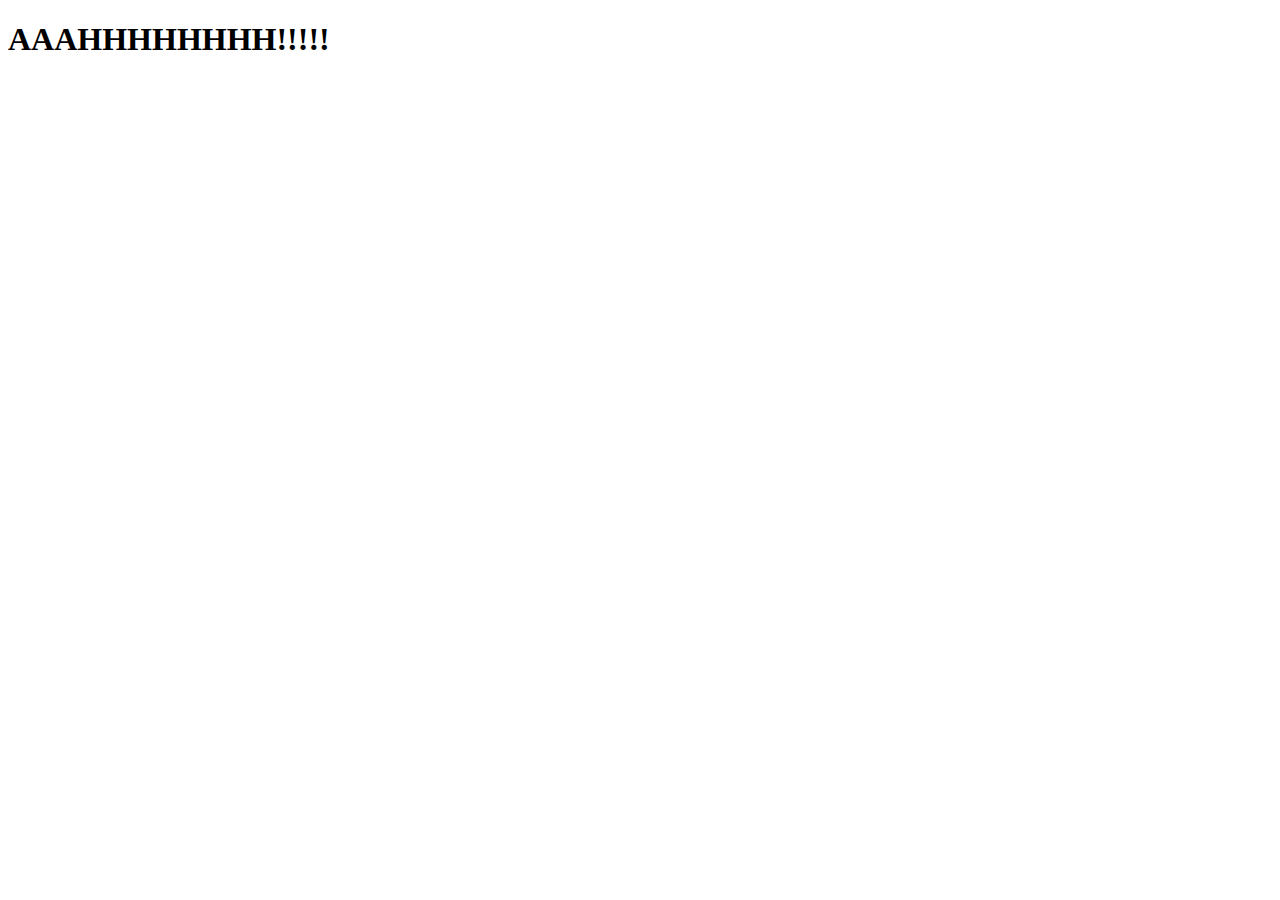
<file: sandbox/animate/index.html>
<!DOCTYPE html>
<html lang="en">
<head>
    <meta charset="UTF-8">
    <title>Document</title>
    
    <style>
        .flash {
  -webkit-animation-name: flash;
  animation-name: flash;
}

    
    
    </style>
    
</head>
<body>
   
   <h1 class="bounce"> AAAHHHHHHHH!!!!!</h1>
   
    <script src="animate.css"></script>
</body>
</html>
</file>
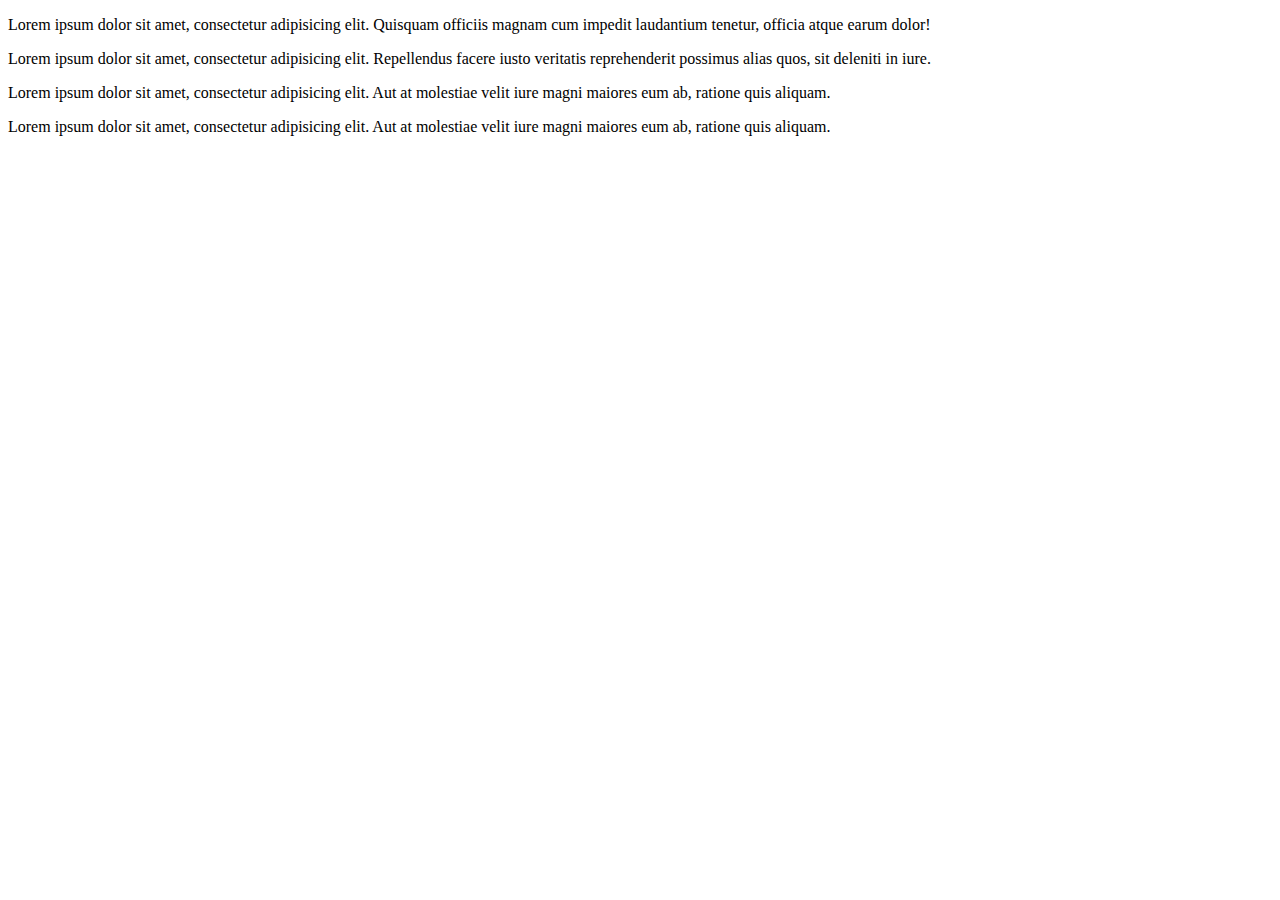
<file: sandbox/waypoints/index.html>
<!DOCTYPE html>
<html lang="en">
<head>
   
   
   
    <meta charset="UTF-8">
    <title>Waypoints</title>
    
    
    
</head>

<main class="infinate-item">  
<container>
<section class="infinate-item">
    <p>Lorem ipsum dolor sit amet, consectetur adipisicing elit. Quisquam officiis magnam cum impedit laudantium tenetur, officia atque earum dolor! </p>
    
</section>
<p>Lorem ipsum dolor sit amet, consectetur adipisicing elit. Repellendus facere iusto veritatis reprehenderit possimus alias quos, sit deleniti in iure.</p>
<section  class="infinate-item" >
    
    <p>Lorem ipsum dolor sit amet, consectetur adipisicing elit. Aut at molestiae velit iure magni maiores eum ab, ratione quis aliquam.</p>
</section>

   <section  class="infinate-item" >
    
      <p>Lorem ipsum dolor sit amet, consectetur adipisicing elit. Aut at molestiae velit iure magni maiores eum ab, ratione quis aliquam.</p>
</section>

    <script src="jquery.waypoints.min.js"></script> <script src="https://code.jquery.com/jquery-3.4.1.min.js"   integrity="sha256-CSXorXvZcTkaix6Yvo6HppcZGetbYMGWSFlBw8HfCJo="   crossorigin="anonymous">
 var sticky = new Waypoint.Sticky({
  element: $('.basic-sticky-example')[0]
})
    

    </script>
    <script src="/sandbox/waypoints/shortcuts/infinite.js"> </script>
     </container>
</main>
<body>
    
</body>
</html>
</file>
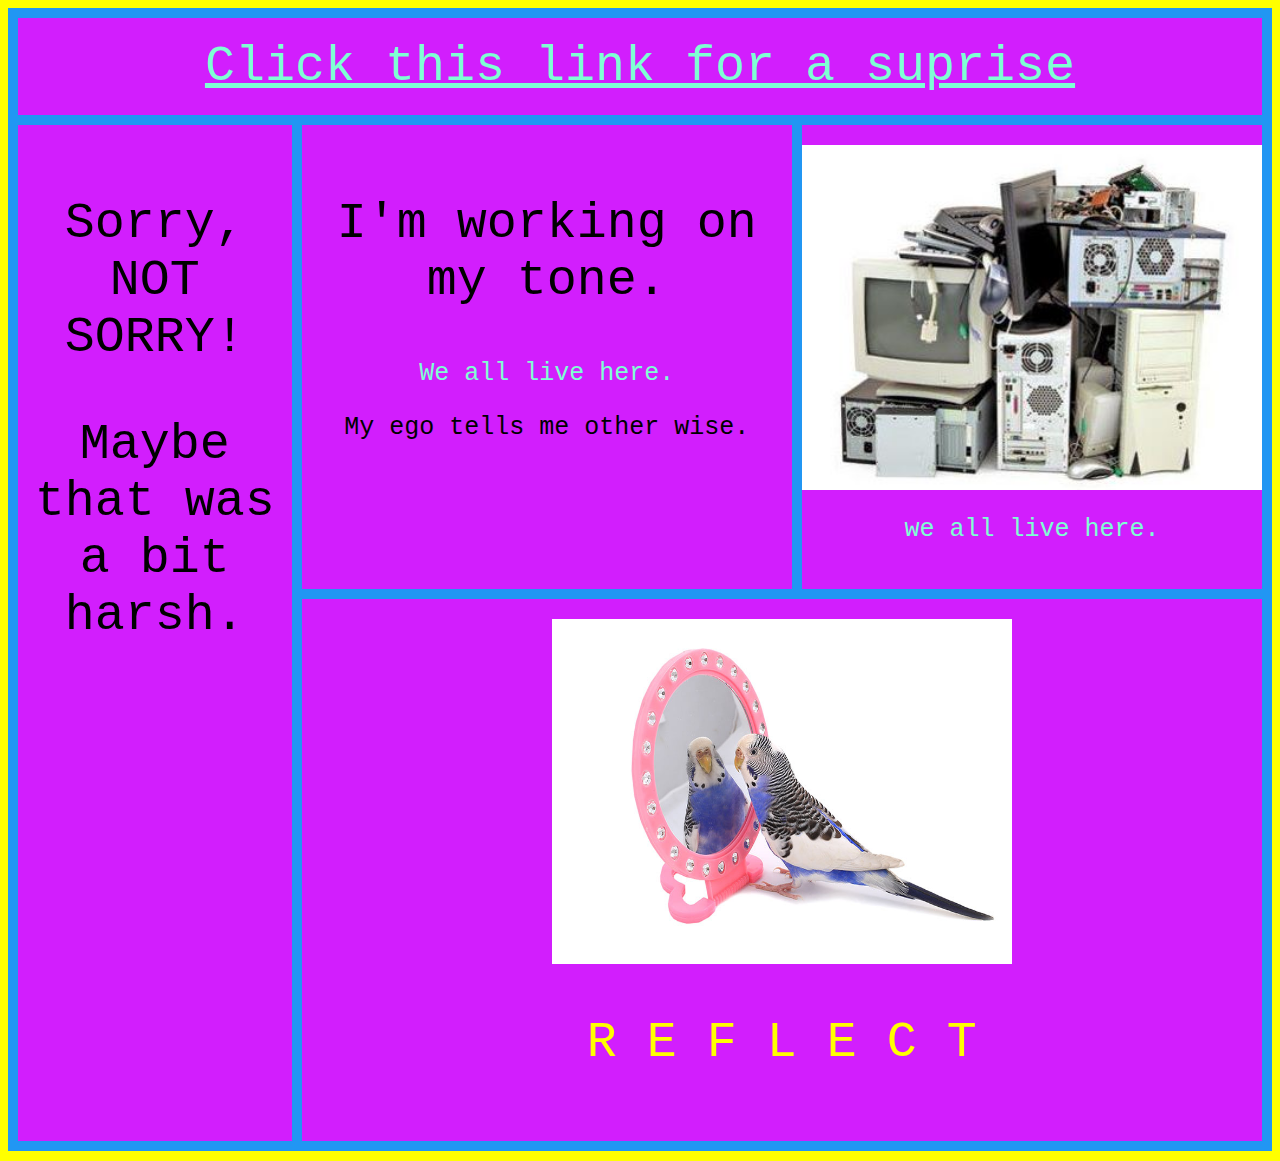
<file: homework/HW1/HM1.html>
<head>
<link rel="stylesheet" href="css/style.css">
    
</head>

<body>



<script   src="https://code.jquery.com/jquery-3.4.1.min.js"   integrity="sha256-CSXorXvZcTkaix6Yvo6HppcZGetbYMGWSFlBw8HfCJo="   crossorigin="anonymous"></script>


<!--<a href = "#" class="btn">Click this link for a suprise </a>-->

<!--<p class="text"> Made you look! </p>-->


<!--
<script>

$('.btn').click(function(){

$('.text').toggleClass('show');

})
    

</script>
-->
    
<div class="grid-container">
  <div class="item1"><a href = "#" class="btn">Click this link for a suprise </a>

<p class="text"> Made you look! </p>


<script>

$('.btn').click(function(){

$('.text').toggleClass('show');

})
    

</script>
    </div>
    
    
  <div class="item2"><p class="slide"> Sorry, NOT SORRY! </p>

<p class="sorry"> Maybe that was a bit harsh. </p>


<script>

$('.sorry').mouseover(function(){
    $('sorry').fadeOut('300');

$('.slide').slideToggle('300');

})
    
</script></div>
    
  <div class="item3"> <div class="item2"><p href = "#" class="fade"> I'm working on my tone. </p>
      <p class="live">We all live here.</p>

<p class="ego"> My ego tells me other wise. </p>


<script>

$('.item3').mouseleave(function(){
    $('.ego').slideToggle('300');
    $('.ego').css('color','red');
    $('.fade').css('color','pink');



})
    
</script></div>
    </div>  
    
    
    
  <div class="item4"><img class="junk" src="/images/Computer-Junk.jpg" alt="Computer Junk" width="460" height="345">
      <p class="live">we all live here.</p>
    <script>

$('.item4').mouseenter(function(){
    $('.live').slideToggle('300');
   
})
    
</script>
    </div>
    
    
  <div class="item5"><img class="bird" src="/images/budgie_mirror.jpg" width="460" height="345">
       <p class="reflect">R E F L E C T</p>
     <script>

$('.bird').click(function(){

$('.reflect').toggleClass('show');

})
    
    
</script>
    </div>
</div>

</body>
</file>
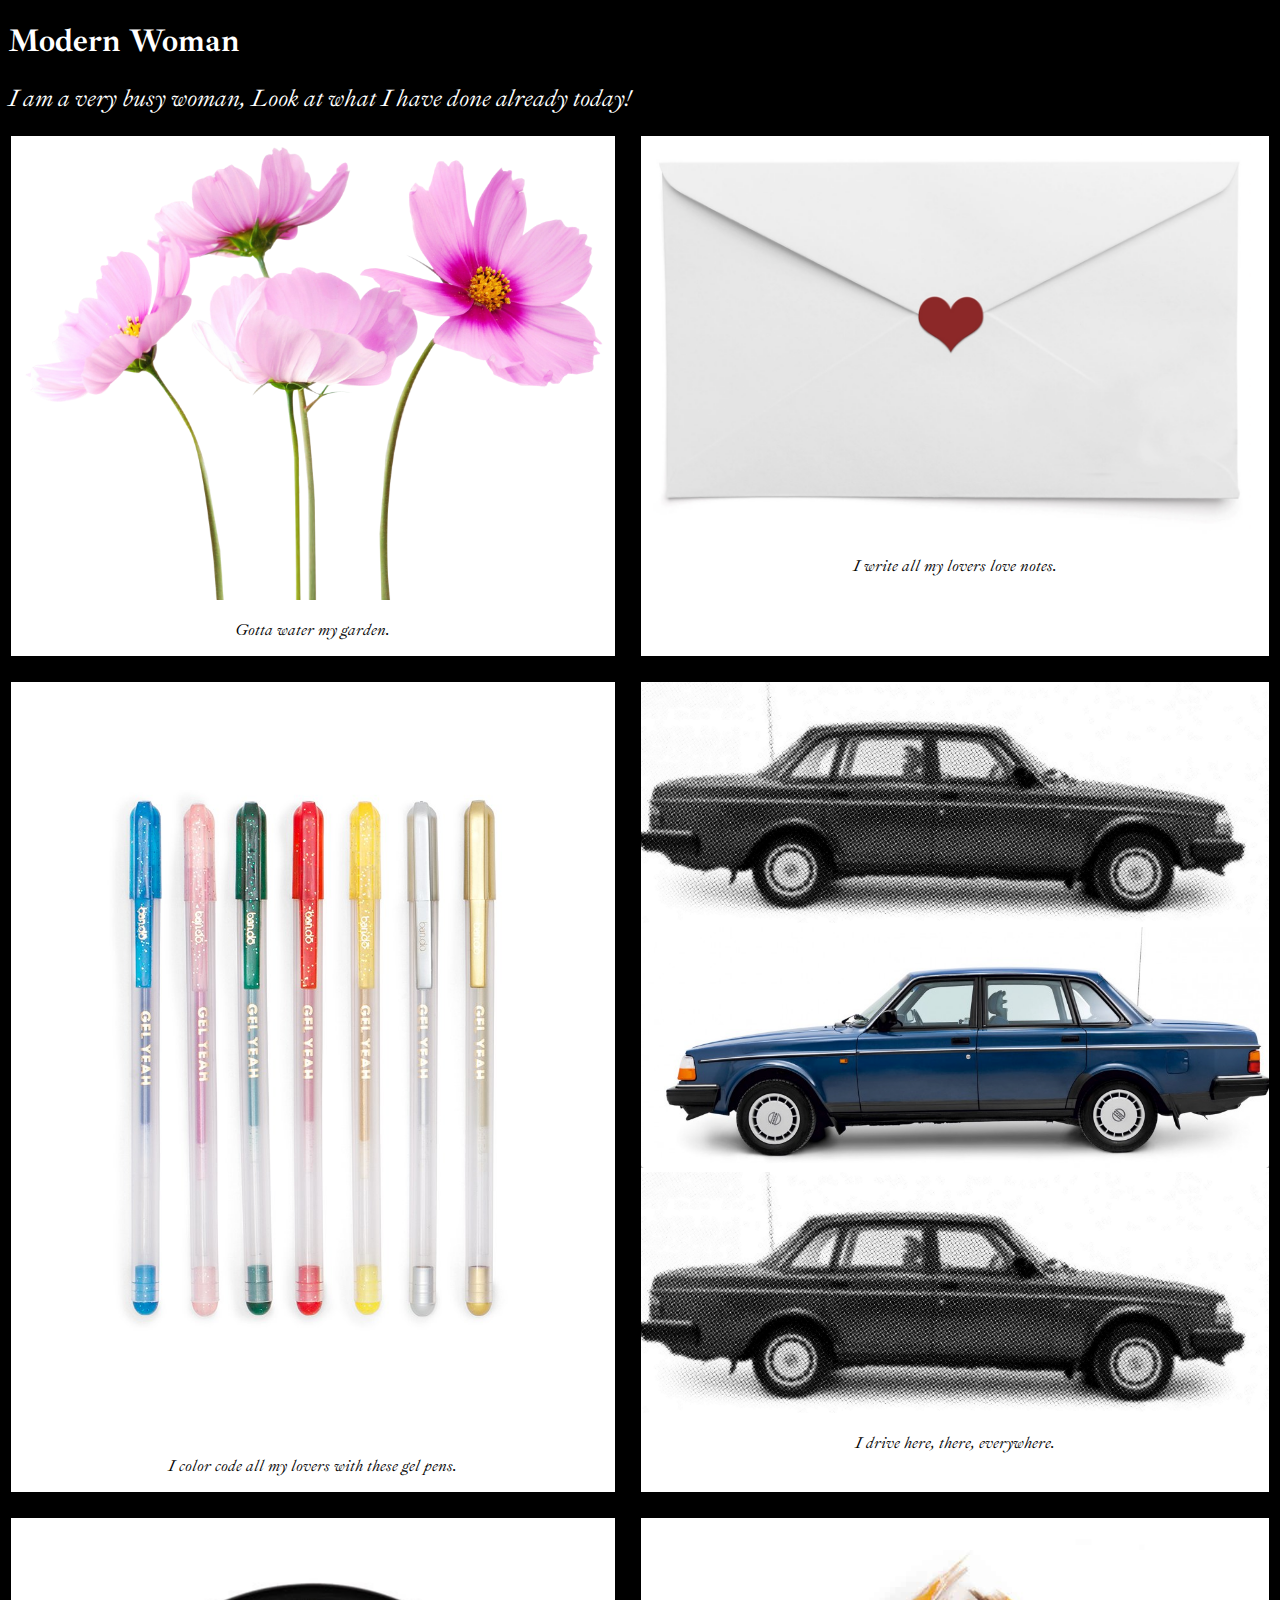
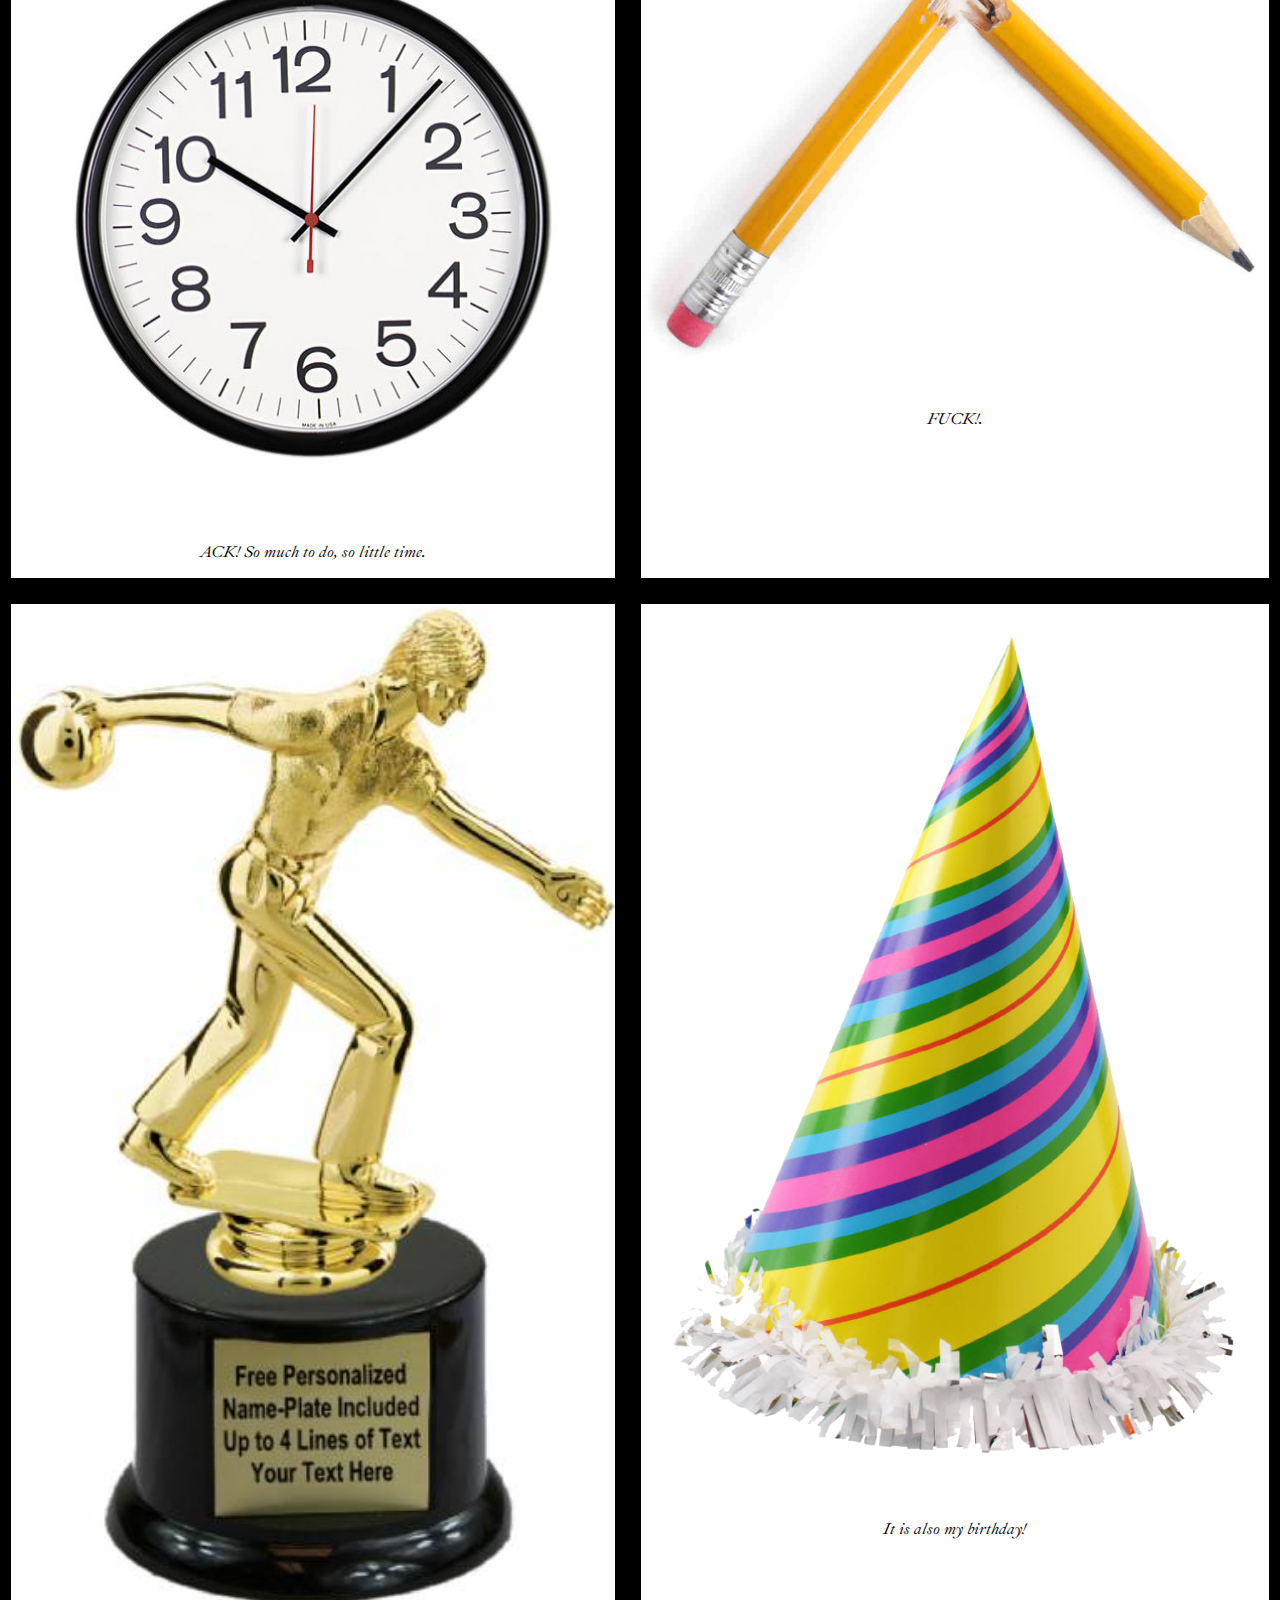
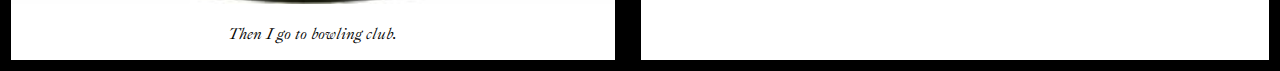
<file: homework/hw2/hw2.html>
<!DOCTYPE html>

<html>
<head>
    <title> </title>
    <style>
        
        @import url('https://fonts.googleapis.com/css?family=Ibarra+Real+Nova:400,400i,600i,700&display=swap');
        /*font-family: 'Ibarra Real Nova', serif; */
        
        body {
         background-color: black;
        }
        
        h1{font-family: 'Ibarra Real Nova', serif;
     color: white;
            
        }
        
        h2 {font-family: 'Ibarra Real Nova', serif;
        font-weight: 400;
        font-style:italic;
            text-align: left;
            color: white;
        }
        
        p {
            font-family: 'Ibarra Real Nova', serif;
        font-weight: 400;
        font-style:italic;
        text-align: center;
            
        }
        
        
        div {border: 3px solid #000;
            background-color: white;
       }
        
        img {width:100%;}
        
        .narrative-grid {display: grid;
        grid-template-columns: 2fr, 2fr;
            grid-gap: 20px;
        }
        
        
        .narrative-grid: img {padding: 20px;
        }
        
        .narrative-grid .feature {
            grid-column: 2/3;
            grid-row:2/3;
            grid-gap:20px;
        }
        
    </style>
    
    </head>
    <body>
        
        <h1>Modern Woman </h1>
        <h2> I am a very busy woman, Look at what I have done already today! </h2>
    
    <section class="narrative-grid">
        <div class="feature">
        <img src="/images/volvo240-3.jpg">
            <img src="/images/Screen%20Shot%202020-01-13%20at%201.26.11%20PM.png">
            <img src="/images/volvo240-3.jpg">
            <p> I drive here, there, everywhere. </p>
        </div>
        <div>
        <img src="/images/30411-8-colorful-flowers-transparent-image.png">
            <p> Gotta water my garden. </p>
        </div>
        <div>
        <img src="/images/Screen%20Shot%202020-01-13%20at%201.20.10%20PM.png">
            <p> I write all my lovers love notes. </p>
        </div>
        <div>
        <img src="/images/bando-il-gel_yeah-gel_pen_set-assorted_glitter-02.jpg">
            <p>  I color code all my lovers with these gel pens. </p>
        </div>
        <div>
        <img src="/images/1320392.jpg">
           <p> ACK! So much to do, so little time. </p>
        </div>
        <div>
        <img src="/images/dd80148bec57e6e01a10e08f86f85981.jpg">
            <p> FUCK!. </p>
        </div>
        <div>
        <img src="/images/RP80175-KIT2-1.jpg">
            <p> Then I go to bowling club. </p>
        </div>
        <div>
        <img src="/images/22695-5-party-hat-transparent-background.png">
            <p> It is also my birthday! </p>
        </div>
       
    
    </section>
    

    
    
    
    </body>
    
    </html>
</file>
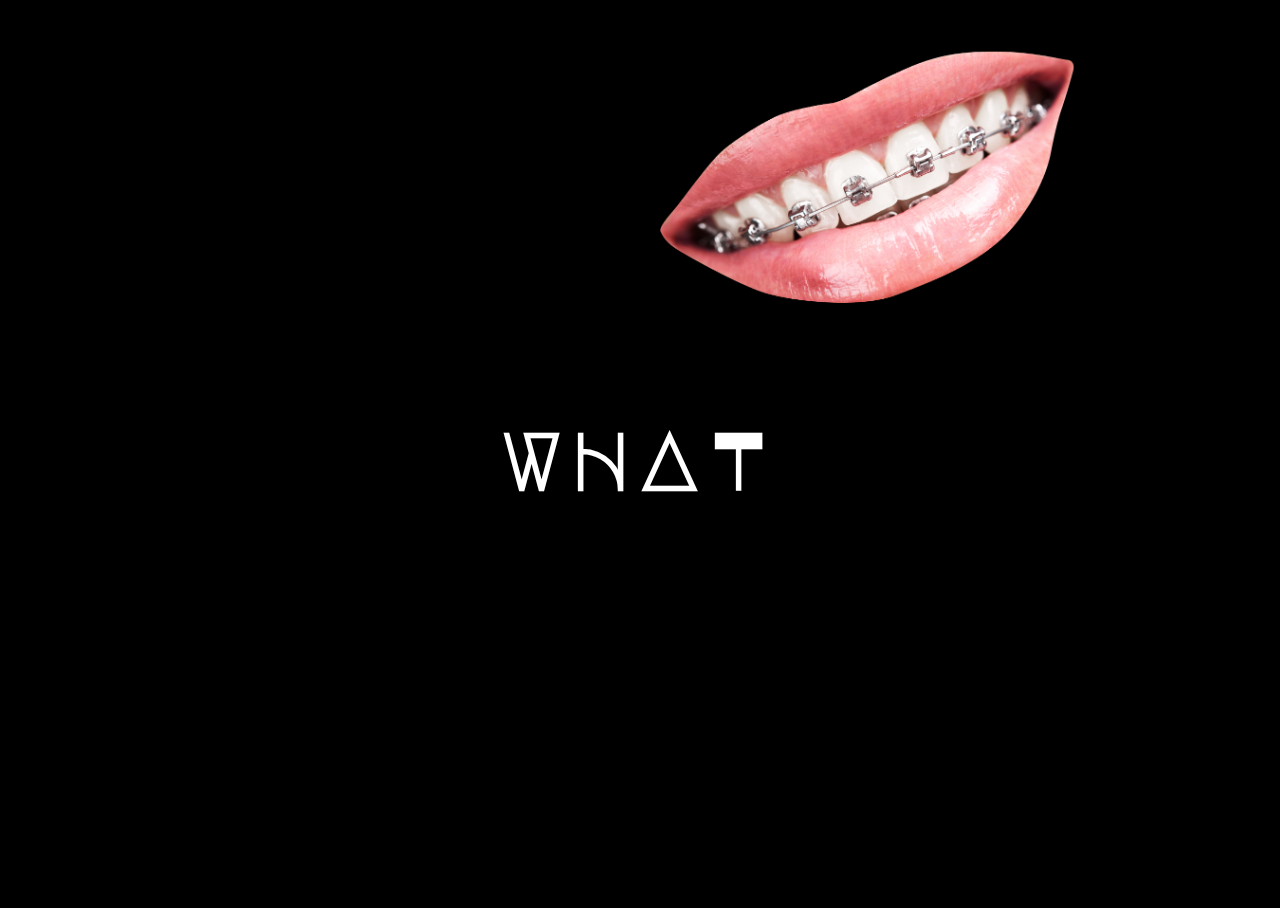
<file: Projects/narrative/narrative.html>
<!DOCTYPE html>
<html lang="en">
<head>
    <meta charset="UTF-8">
    <title>existential crisis</title>
     <script src="js/script.js"></script>
     <link href="https://fonts.googleapis.com/css?family=Major+Mono+Display&display=swap" rel="stylesheet">
     <script type="text/javascript" src="processing.js"></script>
     <script src="https://ajax.googleapis.com/ajax/libs/jquery/3.4.1/jquery.min.js"></script>
     <script   src="https://code.jquery.com/jquery-3.4.1.min.js"   integrity="sha256-CSXorXvZcTkaix6Yvo6HppcZGetbYMGWSFlBw8HfCJo="   crossorigin="anonymous"></script>
</head>

<style>
 html,
body {
  height: 100%;
  overflow: hidden;
    background:black;
cursor:wait;
}

.Loop {
  position: relative;
  height: 100%;
  overflow: auto;
  -webkit-overflow-scrolling: touch;
}

section {
  position: relative;
  text-align: center;
  min-height: 600px;
  max-height: 900px;
  height: 100%;
cursor:wait;
}

::scrollbar {
  display: none;
}


    body {
  font-family: 'Major Mono Display', monospace;
  font-weight: normal;
  font-size: 100%;
}

    
    
   .braceface {
       position: fixed;
       -webkit-animation-name: spin;
  -webkit-animation-duration: 4000ms;
  -webkit-animation-iteration-count: infinite;
  -webkit-animation-timing-function: linear;
  -moz-animation-name: spin;
  -moz-animation-duration: 40000ms;
  -moz-animation-iteration-count: infinite;
  -moz-animation-timing-function: linear;
  -ms-animation-name: spin;
  -ms-animation-duration: 40000ms;
  -ms-animation-iteration-count: infinite;
  -ms-animation-timing-function: linear;
  -o-transition: rotate(3600deg);
}
    @keyframes spin {
    from {
        transform:rotate(0deg);
    }
    to {
        transform:rotate(360deg);
    }
}
   
    .birthdayhat {
        position: absolute;
        left: 100px;
  top: 150px;
       -webkit-animation-name: spinmove;
  -webkit-animation-duration: 4000ms;
  -webkit-animation-iteration-count: infinite;
  -webkit-animation-timing-function: linear;
  -moz-animation-name: spin;
  -moz-animation-duration: 40000ms;
  -moz-animation-iteration-count: infinite;
  -moz-animation-timing-function: linear;
  -ms-animation-name: spin;
  -ms-animation-duration: 40000ms;
  -ms-animation-iteration-count: infinite;
  -ms-animation-timing-function: linear;
  -o-transition: rotate(3600deg);
         x-transition: all 1s ease-in-out;
  animation: spinmove 1.7s infinite;
         }
     @keyframes spinmove {
    from {
        transform:rotate(0deg);
    }
    to {
        transform:rotate(360deg);
    }
         0% {
    left: 0;
  }
  50% {
    left: 720px;
  }
  100% {
    left: 0;
  }
}
    
    .cowboyhat {
        position: absolute;
        left: 100px;
  top: 150px;
       -webkit-animation-name: spin;
  -webkit-animation-duration: 4000ms;
  -webkit-animation-iteration-count: infinite;
  -webkit-animation-timing-function: linear;
  -moz-animation-name: spin;
  -moz-animation-duration: 40000ms;
  -moz-animation-iteration-count: infinite;
  -moz-animation-timing-function: linear;
  -ms-animation-name: spin;
  -ms-animation-duration: 40000ms;
  -ms-animation-iteration-count: infinite;
  -ms-animation-timing-function: linear;
  -o-transition: rotate(3600deg);
         x-transition: all 1s ease-in-out;
  animation: spin 1.7s infinite;
         }
    
.flowers {position: absolute;
        right: 100px;
  top: 260px;
         }
    
    .butterfly {
        position:absolute;
        left:-300px;
  top: 10px;
         -webkit-animation-name: pollinate;
  -webkit-animation-duration: 4000ms;
  -webkit-animation-iteration-count: infinite;
  -webkit-animation-timing-function: linear;
  -moz-animation-name: pollinate;
  -moz-animation-duration: 40000ms;
  -moz-animation-iteration-count: infinite;
  -moz-animation-timing-function: linear;
  -ms-animation-name: pollinate;
  -ms-animation-duration: 40000ms;
  -ms-animation-iteration-count: infinite;
  -ms-animation-timing-function: linear;
  -o-transition: rotate(3600deg);
         x-transition: all 1s ease-in-out;
  animation: pollinate 6s infinite;
    }    
    
    @keyframes pollinate {
     0% {
    left: -300;
  }
       75% {top:140px;}
        75% {left:600px;}
  100% {
    left: 1245px;
  }
  
    }

.one {
  background: black;
}
.two {
 
}
.three {
  background: black;
     position: relative;
  text-align: center;
  min-height: 745px;
  max-height: 900px;
  height: 100%;
}
.four {

}
    .five {
  background: black;
}
      .six {
 
}

h1 {
  margin: 0;
  position: absolute;
  top: 50%;
  transform: translateY(-50%);
  width: 100%;
  font-size: 80px;
  letter-spacing: 10px;
  color: #fff;
  text-transform: uppercase;
}   
    
    
</style>
<body>
   

   
   <main class="Loop js-loop">
  
  <section class="one">
    <div><img class="braceface" src="/images/braceface.png" alt="Brace Face" width="460" height="345"> </div>
    <h1>What</h1>
  </section>
  <section class="two">
    <h1>is</h1>
     <div><img class="birthdayhat" src="/images/22695-5-party-hat-transparent-background.png" alt="birthdayhat" width="25%" > </div>
  </section>
  
   
   <section class="three">
    <h1>the</h1>
     <div><img class="butterfly" src="/images/butterfly.png" alt="butterfly" width="25%" > 
   <img class="flowers" src="/images/30411-8-colorful-flowers-transparent-image.png" alt="flowers" width="50%" > 

   </div>
    </section>
  
   
   <section class="four">
    <h1>meaning</h1>
  </section>
  <section class="five">
   <div><img class="cowboyhat" src="/images/218-2182854_white-cowboy-hat-png-transparent-png.png.jpeg" alt="birthdayhat" width="25%" > </div>
    <h1>of</h1>
  </section>
  
  <section class="six">
   
    <h1>this</h1>
    <canvas data-processing-sources="trianglebounce.pde"></canvas>
  </section>
  <section class="seven">
    <h1 class="message">this</h1>
    <script>
$(document).ready(function(){
  $(".seven").hover(function(){
    alert("You give it meaning");
  },
  function(){
    alert("pay attention to what you give attention");
  }); 
});
</script>
  </section>
  <section class="eight">
    <h1>this</h1>
  </section>
  <section class="nine">
    <h1>this</h1>
  </section>
  <section class="ten">
   <canvas data-processing-sources="trianglebounce.pde"></canvas>
    <h1>this</h1>
    
  </section>
  <section class="eleven">
    <h1>this</h1>
  </section>
  <section class="twelve">
    <h1>this</h1>
  </section>
  <section class="thirteen">
    <h1>this</h1>
  </section>
  
  
  
   
  
</main>
    
</body>

</html>
</file>
<file: homework/HW1/css/style.css>
body {
    background:yellow;
}

.item1 { grid-area: header; }
.item2 { grid-area: menu; }
.item3 { grid-area: main; }
.item4 { grid-area: right; }
.item5 { grid-area: footer; }

.grid-container {
  display: grid;
  grid-template-areas:
    'header header header header header header'
    'menu main main main right right'
    'menu footer footer footer footer footer';
  grid-gap: 10px;
  background-color: #2196F3;
  padding: 10px;
}

.grid-container > div {
  background-color: rgba(255, 0, 255, 0.8);
     font-family: monospace;
  text-align: center;
  padding: 20px 0;
  font-size: 50px;
}
.grid-item {
  background-color: rgba(0, 255, 255, 0.8);
  border: 1px solid rgba(0, 255, 0, 0.8);
  padding: 20px;
  font-size: 30px;
     font-family: monospace;
  text-align: center;
}

.text {display:none;
    font-family: cursive;
    color: hotpink;

}

.show {display:block;}

.btn {color: aquamarine;}

.ego {font-size: 25px;}

.live {font-size: 25px;
    color: aquamarine;
}

.reflect {color:yellow;}

.
</file>
